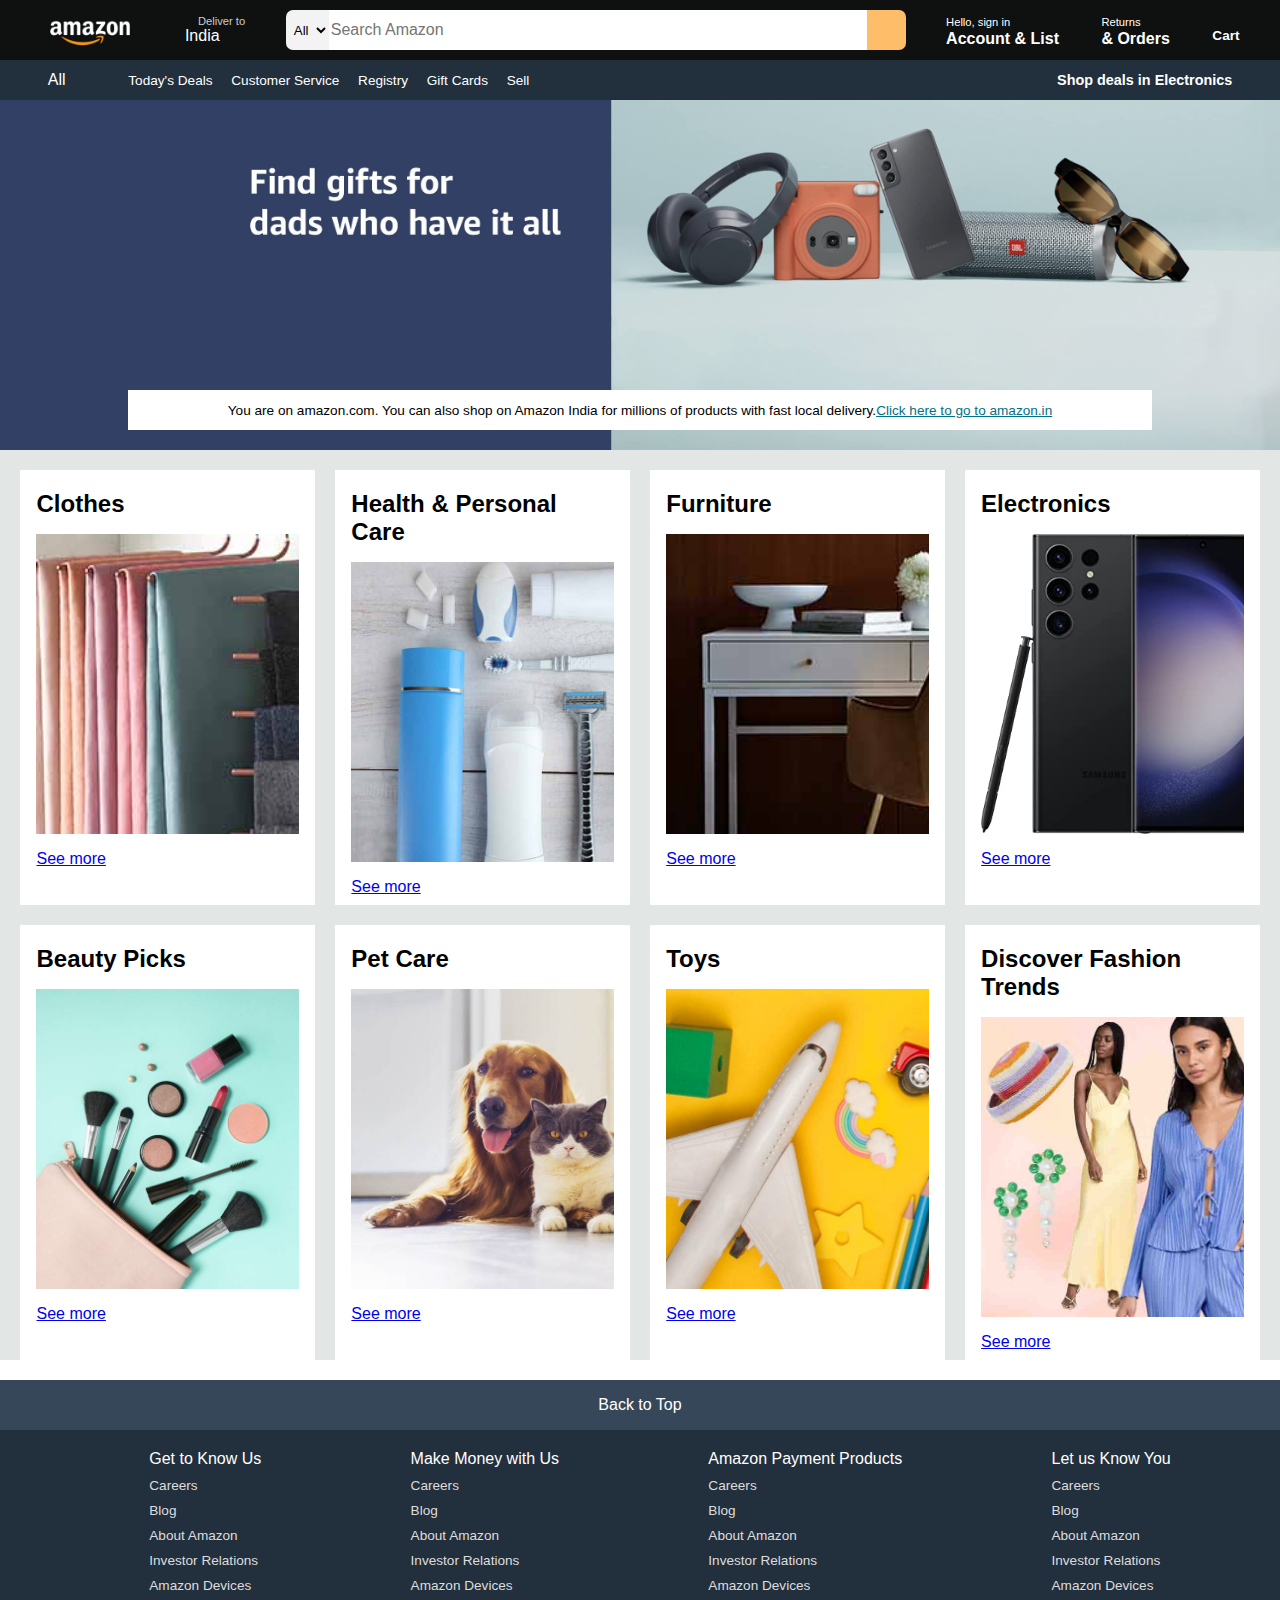
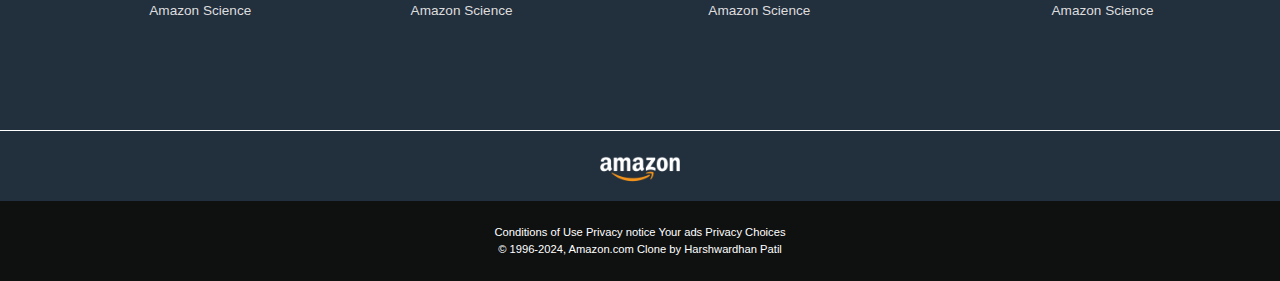
<file: index.html>
<!DOCTYPE html>
<html lang="en">
<head>
    <meta charset="UTF-8">
    <meta name="viewport" content="width=device-width, initial-scale=1.0">
    <title>Amazon</title>
    <link rel="stylesheet" href="https://cdnjs.cloudflare.com/ajax/libs/font-awesome/6.7.1/css/all.min.css" integrity="sha512-5Hs3dF2AEPkpNAR7UiOHba+lRSJNeM2ECkwxUIxC1Q/FLycGTbNapWXB4tP889k5T5Ju8fs4b1P5z/iB4nMfSQ==" crossorigin="anonymous" referrerpolicy="no-referrer" />
    <link rel="stylesheet" href="style.css">
</head>
<body>
    <header>
        <!-- NAVIGATION BAR -->
        <div class="navbar">
            <div class="nav-logo border">
                <div class="logo">
                </div>
            </div>

            <div class="nav-adress border">
                <p class="add-first">Deliver to </p>
                <div class="adress-icon">
                    <i class="fa-solid fa-location-dot"></i>
                    <p class="add-second">India</p>
                </div>
            </div>

            <div class="nav-search">
                <select class="search-select">
                    <option>All</option>
                </select>
                <input class="search-input" placeholder="Search Amazon">
                <div class="search-icon">
                    <i class="fa-solid fa-magnifying-glass"></i>
                </div>
            </div>

            <div class="nav-signin border">
                <p><span>Hello, sign in</span></p>
                <p class="nav-second">Account & List</p>
            </div>

            <div class="nav-return border">
                <p><span>Returns</span></p>
                <p class="nav-second">& Orders</p>
            </div>

            <div class="nav-cart border">
                <i class="fa-solid fa-cart-shopping"></i>
                Cart
            </div>

        </div>

        <!-- PANEL BELOW NAVIGATION BAR -->
        
        <div class="panel">
            <div class="panel-all">
                <i class="fa-solid fa-bars"></i> 
                All
            </div>

            <div class="panel-ops">
                <p>Today's Deals</p>
                <p>Customer Service</p>
                <p> Registry</p>
                <p>Gift Cards</p> 
                <p>Sell</p> 
            </div>

            <div class="panel-deals">
                <p>Shop deals in Electronics</p>
            </div>

        </div>
    </header>

    <!-- FEATURED SECTION -->

    <div class="hero-section">
        <div class="hero-message">
            <p>You are on amazon.com. You can also shop on Amazon India for millions of products with fast local delivery.</p><a href="https://www.amazon.in/" target="_blank"> Click here to go to amazon.in</a>
        </div>
    </div>

    <!-- MAIN SHOPPING CATEGORY SECTION -->

    <div class="shop-section">
        <div class="box1 box">
            <div class="box-content">
                <h2>Clothes</h2>
                <div class="box-img"  style="background-image: url('box1_image.jpg');" ></div>
                <a href="#">See more</a>
            </div>
        </div>

        <div class="box2 box">
            <div class="box-content">
            <h2>Health & Personal Care</h2>
            <div class="box-img"  style="background-image: url('box2_image.jpg');" ></div>
            <a href="#">See more</a>
            </div>
        </div>
        
        <div class="box3 box"><div class="box-content">
            <h2>Furniture</h2>
            <div class="box-img"  style="background-image: url('box3_image.jpg');" ></div>
            <a href="#">See more</a>
            </div>
        </div>

        <div class="box4 box"><div class="box-content">
            <h2>Electronics</h2>
            <div class="box-img"  style="background-image: url('box4_image.jpg');" ></div>
            <a href="#">See more</a>
            </div>
        </div>

        <div class="box1 box">
            <div class="box-content">
            <h2>Beauty Picks</h2>
            <div class="box-img"  style="background-image: url('box5_image.jpg');" ></div>
            <a href="#">See more</a>
            </div>
        </div>

        <div class="box2 box"><div class="box-content">
             <h2>Pet Care</h2>
            <div class="box-img"  style="background-image: url('box6_image.jpg');" ></div>
            <a href="#">See more</a>
            </div>
        </div>

        <div class="box3 box"><div class="box-content">
            <h2>Toys</h2>
            <div class="box-img"  style="background-image: url('box7_image.jpg');" ></div>
            <a href="#">See more</a>
            </div>
        </div>

         <div class="box4 box"><div class="box-content">
            <h2>Discover Fashion Trends</h2>
            <div class="box-img"  style="background-image: url('box8_image.jpg');" ></div>
            <a href="#">See more</a>
             </div>
        </div>
    </div>


    <!-- Extra Section -->
    <footer>
         <div class="foot-panel1">
             Back to Top
        </div>
        <div class="foot-panel2">
        <ul>
            <p>Get to Know Us</p>
            <a>Careers</a>
            <a>Blog</a>
            <a>About Amazon</a>
            <a>Investor Relations</a>
            <a>Amazon Devices</a>
            <a>Amazon Science</a>
        </ul>
        <ul>
             <p>Make Money with Us</p>
             <a>Careers</a>
            <a>Blog</a>
            <a>About Amazon</a>
            <a>Investor Relations</a>
            <a>Amazon Devices</a>
            <a>Amazon Science</a>
        </ul>
        <ul>
            <p>Amazon Payment Products</p>
            <a>Careers</a>
            <a>Blog</a>
            <a>About Amazon</a>
            <a>Investor Relations</a>
            <a>Amazon Devices</a>
            <a>Amazon Science</a>
        </ul>
        <ul>
            <p>Let us Know You</p>
            <a>Careers</a>
            <a>Blog</a>
            <a>About Amazon</a>
            <a>Investor Relations</a>
            <a>Amazon Devices</a>
            <a>Amazon Science</a>
        </ul>
        </div>

        <div class="foot-panel3">
            <div class="logo"></div>
        </div>

        <div class="foot-panel4">
            <div class="pages">
            <a>Conditions of Use</a>
            <A>Privacy notice</A>
            <a>Your ads Privacy Choices</a>
            </div>
            <div class="copyright">© 1996-2024, Amazon.com Clone by Harshwardhan Patil</div>
        </div>
</footer>


</body>
</html>
</file>
<file: style.css>
*{
    margin: 0;
    font-family: Arial;
    border: border-box;
}

.navbar{
    height: 60px;
    background-color: #0f1111;
    color: white;
    display: flex;
    align-items: center;
    justify-content: space-evenly;
}

.nav-logo{
    height: 50px;
    width: 100px;
}

.logo{
    background-image: url("amazon_logo.png");
    background-size: cover;
    height: 50px;
    width: 100%;
}
.logo:hover{
    border: 1px;
    border-color: white;
    cursor: pointer;
}

.border{
    border: 2px solid transparent;

}
.border:hover{
    border: 1px solid white;
}

/* box 2 */

.add-first{
    color: #CCCCCC;
    font-size: 0.7rem;
    margin-left: 15px;
}

.add-second{
    font-size: 1rem;
    margin-left: 2px;
}

.adress-icon{
    display: flex;
    align-items: center ;
}

/* box 3 */
    
.nav-search{
    display: flex;
    justify-content: space-evenly;
    width: 620px;
    height: 40px;
    border-radius: 7px;
}
.nav-search:hover{
    border: 2px solid orange ;
}

.search-select{
    background-color: #f3f3f3;
    width: 50px;
    text-align: center;
    border-top-left-radius:7px ;
    border-bottom-left-radius:7px ;
    border: none;

}

.search-input{
    width: 100%;
    font-size: 1rem;
    border: none;
}

.search-icon{
    width: 45px;
    display: flex;
    justify-content: center;
    align-items: center;
    font-size: 1.3rem;
    background-color: #febd68;
    border-bottom-right-radius: 7px;
    border-top-right-radius: 7px;
    color: #0f1111;
}

/* box4 */
 
span{
    font-size: 0.7rem;
}

.nav-second{
    font-size: 0,85rem;
    font-weight: 700;
}

/* box5 */

.nav-cart i{
    font-size: 30px;
}
.nav-cart{
    font-size: 0.85rem;
    font-weight: 700;
}

/* panel */

.panel{
    height: 40px;
    background-color: #222f3d;
    display: flex;
    color: white;
    align-items: center;
    justify-content: space-evenly;
}
.panel-ops p{
    display: inline;
    margin-left: 15px;
}
.panel-ops{
    width: 70%;
    font-size: 0.85rem;
}
.panel-deals{
    font-size: 0.9rem;
    font-weight: 700;
}

/* hero section */

.hero-section{
    background-image: url("hero_image.jpg");
    height: 350px;
    background-size: cover;
    display: flex;
    justify-content: center;
    align-items: flex-end;
    

}

.hero-message{
    background-color: white;
    color: black;
    height: 40px;
    display: flex;
    align-items: center;
    justify-content: center;
    font-size: 0.85rem;
    bottom: 25px;
    width: 80%;
    margin-bottom: 20px;
}
.hero-message a{
    color: #007185;
}

/* shop section */

.shop-section{
    display: flex;
    flex-wrap: wrap;
    justify-content: space-evenly;
    background-color: #e2e7e6;
    
}

.box{
    height: 400px;
    background-color: white;
    width: 23%; 
    padding: 20px 0px 15px;
    margin-top: 20px;
}

.box-img{
    height: 300px;
    background-size: cover;
    margin-top: 1rem;
    margin-bottom: 1rem;
}
.box-content{

    margin-left: 1rem;
    margin-right: 1rem;
}
.box-content p{
    color: #007185;
}

/* footer */

.foot-panel1{
    background-color: #37475a;
    color: white;
    height: 50px;
    display: flex;
    justify-content: center;
    align-items: center;
}

footer{
    margin-top: 20px;
}

.foot-panel2{
    background-color: #222f3d;
    color: white;
    height: 300px;
    display: flex;
    justify-content: space-evenly;
    


}
ul{
    margin-top: 20px;
}

ul a{
    display: block;
    font-size: 0.85rem;
    margin-top: 10px;
    color: #dddddd;

}
a:active{
    color: orange;
}

.foot-panel3{
    background-color:#222f3d;
    color: white;
    border-top: 0.5px solid white;
    height: 70px;
    display: flex;
    justify-content: center;
    align-items: center;
}

.logo{
    background-image: url("amazon_logo.png");
    background-size: cover;
    height: 50px;
    width: 100px ;
}


.foot-panel4{
    background-color: #0f1111;
    color: white;
    height: 80px;
    text-align: center;

    /* display: flex;
    justify-content: center;
    align-items: center; */
}

.pages{
    font-size: 0.7rem;
    padding-top: 25px;
}

.copyright{
    padding-top: 5px;
    font-size: 0.7rem;

}
</file>
